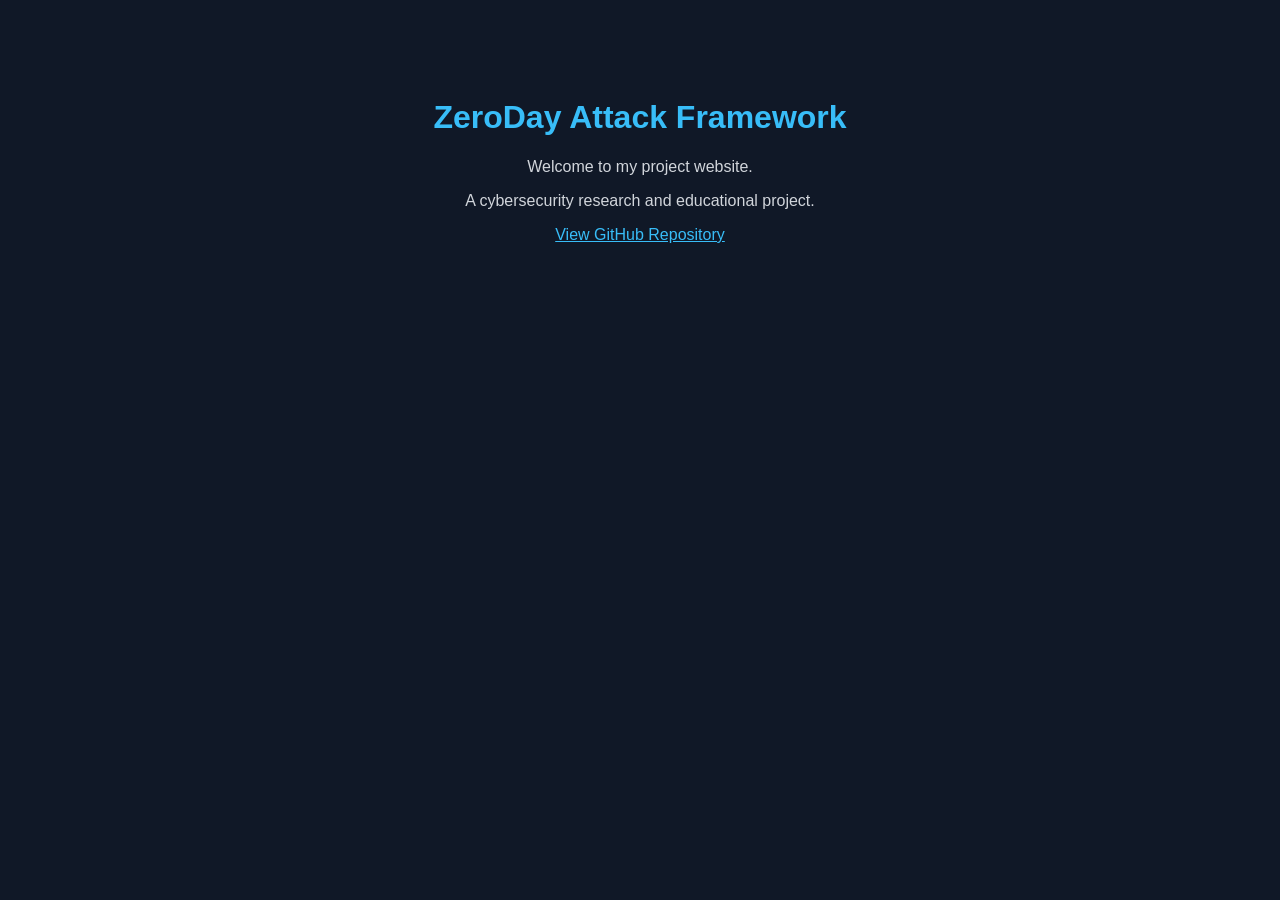
<file: index.html>
<!DOCTYPE html>
<html lang="en">
<head>
    <meta charset="UTF-8">
    <meta name="viewport" content="width=device-width, initial-scale=1.0">
    <title>ZeroDay Attack Framework</title>
    <style>
        body {
            font-family: Arial, sans-serif;
            background: #101827;
            color: white;
            text-align: center;
            padding: 70px 20px;
        }
        h1 { color: #38bdf8; }
        p { color: #d1d5db; }
        a {
            color: #38bdf8;
        }
    </style>
</head>
<body>
    <h1>ZeroDay Attack Framework</h1>
    <p>Welcome to my project website.</p>
    <p>A cybersecurity research and educational project.</p>
    <a href="https://github.com/saraswatisankula/ZeroDayAttackFramework">
        View GitHub Repository
    </a>
</body>
</html>
</file>
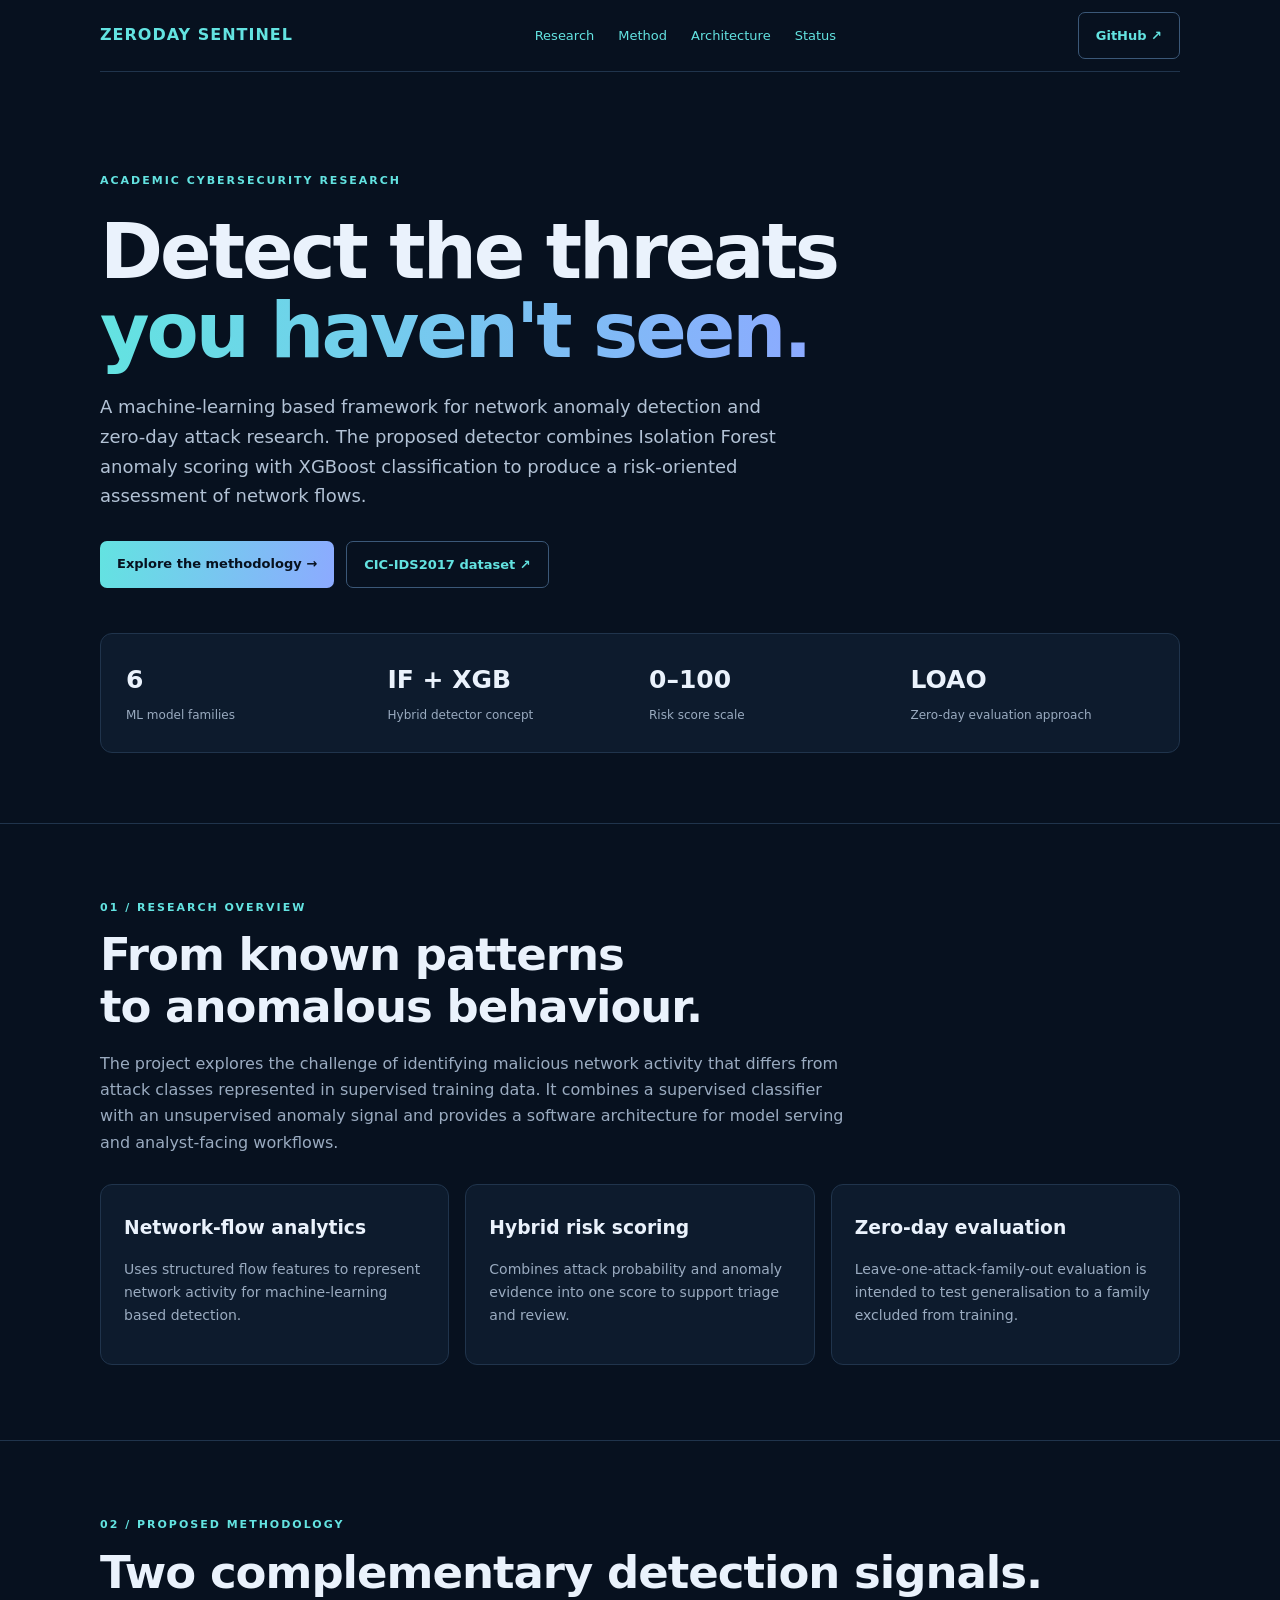
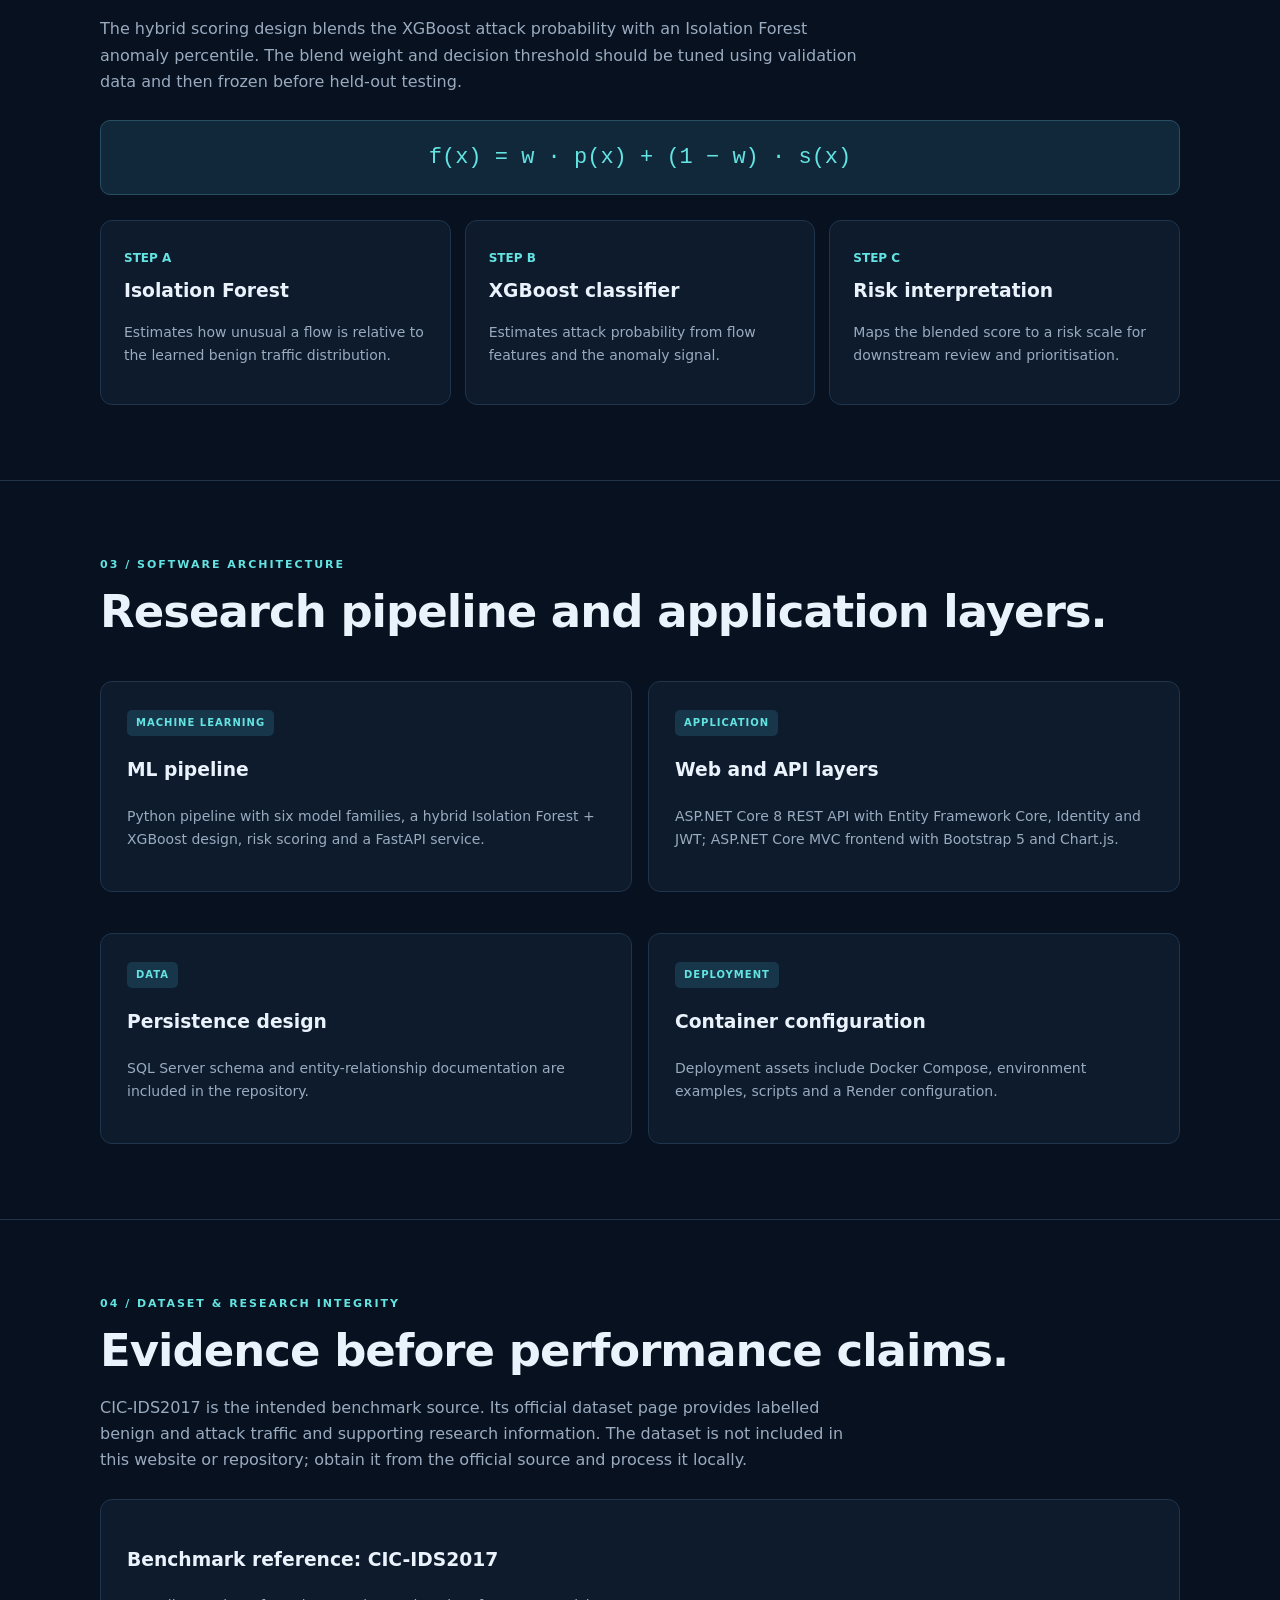
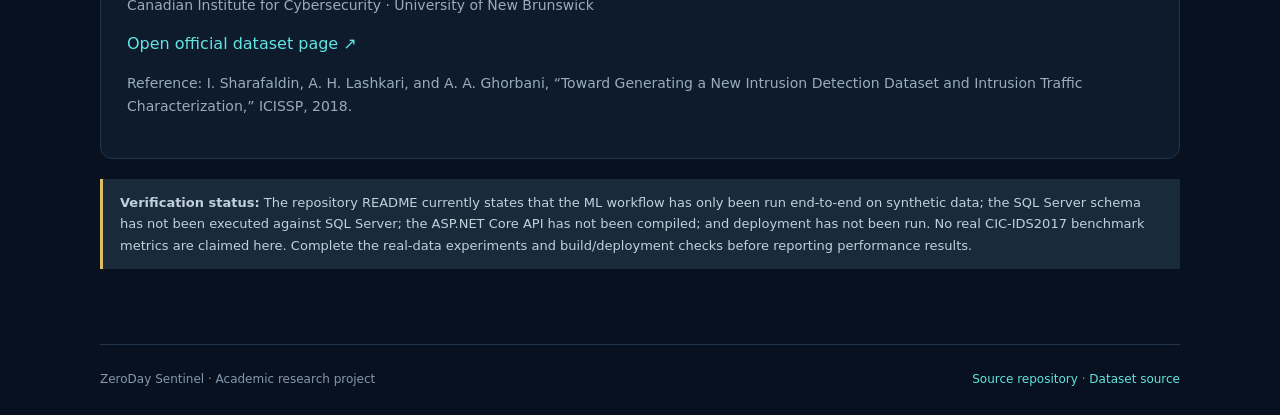
<file: docs/index.html>
<!doctype html>
<html lang="en"><head><meta charset="utf-8"><meta name="viewport" content="width=device-width,initial-scale=1"><meta name="theme-color" content="#07111f"><meta name="description" content="Zero-Day Attack Framework: machine-learning based network anomaly detection research project."><title>ZeroDay Sentinel | Zero-Day Attack Framework</title><style>
:root{color-scheme:dark;--bg:#07111f;--panel:#0d1b2d;--line:#20344c;--text:#eaf2fc;--muted:#9aabc0;--cyan:#63e3e1;--blue:#8caaff}*{box-sizing:border-box}html{scroll-behavior:smooth}body{margin:0;background:var(--bg);color:var(--text);font:16px/1.65 system-ui,-apple-system,Segoe UI,sans-serif}.wrap{width:min(1080px,calc(100% - 40px));margin:auto}a{color:var(--cyan);text-decoration:none}.nav{height:72px;border-bottom:1px solid var(--line);display:flex;align-items:center;justify-content:space-between}.brand{font-weight:800;letter-spacing:1px}.brand b{color:var(--cyan)}.navlinks{display:flex;gap:24px;font-size:13px}.hero{padding:100px 0 70px}.eyebrow,.kicker{font-size:11px;letter-spacing:2px;color:var(--cyan);font-weight:700}.hero h1{font-size:clamp(42px,7vw,76px);line-height:1.04;letter-spacing:-3px;margin:22px 0}.gradient{background:linear-gradient(90deg,var(--cyan),var(--blue));color:transparent;background-clip:text}.lead{max-width:700px;color:#b2c2d5;font-size:18px}.actions{display:flex;gap:12px;flex-wrap:wrap;margin:30px 0}.btn{padding:12px 17px;border-radius:7px;border:1px solid #3b5878;font-size:13px;font-weight:700}.primary{background:linear-gradient(100deg,var(--cyan),var(--blue));color:#07111f;border:0}.hero-panel,.card,.panel{background:var(--panel);border:1px solid var(--line);border-radius:12px}.hero-panel{padding:25px;margin-top:45px;display:grid;grid-template-columns:repeat(4,1fr);gap:18px}.metric strong{display:block;font-size:25px}.metric span{color:var(--muted);font-size:12px}.section{padding:75px 0;border-top:1px solid var(--line)}h2{font-size:clamp(30px,4vw,45px);line-height:1.15;margin:12px 0 18px;letter-spacing:-1px}.intro{color:var(--muted);max-width:760px}.grid{display:grid;grid-template-columns:repeat(3,1fr);gap:16px;margin-top:28px}.card{padding:23px}.card h3{margin:5px 0 9px}.card p,.panel p,.list{color:var(--muted);font-size:14px}.formula{font:22px ui-monospace,monospace;color:var(--cyan);padding:24px;text-align:center;background:#10283a;border:1px solid #285063;border-radius:10px;margin:25px 0}.steps{display:grid;grid-template-columns:repeat(3,1fr);gap:14px}.steps .card span{color:var(--cyan);font-size:12px;font-weight:800}.panel{padding:26px;margin-top:25px}.two{display:grid;grid-template-columns:1fr 1fr;gap:16px}.pill{display:inline-block;padding:5px 9px;border-radius:5px;background:#17364a;color:var(--cyan);font-size:10px;letter-spacing:1px;font-weight:800}.notice{border-left:3px solid #e1bb68;padding:13px 17px;background:#192b3b;color:#c2cfdd;font-size:13px;margin-top:20px}.footer{padding:25px 0;border-top:1px solid var(--line);color:#8498af;font-size:12px;display:flex;justify-content:space-between}
@media(max-width:760px){.navlinks{gap:10px;font-size:11px}.hero{padding:65px 0}.hero-panel,.grid,.steps,.two{grid-template-columns:1fr 1fr}.hero h1{letter-spacing:-1.5px}.footer{display:block}.metric{padding:6px}}@media(max-width:480px){.navlinks a:nth-child(n+3){display:none}.hero-panel,.grid,.steps,.two{grid-template-columns:1fr}}
</style></head><body><header class="nav wrap"><a class="brand" href="#top">ZERO<span style="color:var(--cyan)">DAY</span> SENTINEL</a><nav class="navlinks"><a href="#research">Research</a><a href="#method">Method</a><a href="#architecture">Architecture</a><a href="#status">Status</a></nav><a class="btn" href="https://github.com/saraswatisankula/ZeroDayAttackFramework">GitHub ↗</a></header>
<main id="top"><section class="hero wrap"><div class="eyebrow">ACADEMIC CYBERSECURITY RESEARCH</div><h1>Detect the threats<br><span class="gradient">you haven't seen.</span></h1><p class="lead">A machine-learning based framework for network anomaly detection and zero-day attack research. The proposed detector combines Isolation Forest anomaly scoring with XGBoost classification to produce a risk-oriented assessment of network flows.</p><div class="actions"><a class="btn primary" href="#method">Explore the methodology →</a><a class="btn" href="https://www.unb.ca/cic/datasets/ids-2017.html">CIC-IDS2017 dataset ↗</a></div><div class="hero-panel"><div class="metric"><strong>6</strong><span>ML model families</span></div><div class="metric"><strong>IF + XGB</strong><span>Hybrid detector concept</span></div><div class="metric"><strong>0–100</strong><span>Risk score scale</span></div><div class="metric"><strong>LOAO</strong><span>Zero-day evaluation approach</span></div></div></section>
<section id="research" class="section"><div class="wrap"><div class="kicker">01 / RESEARCH OVERVIEW</div><h2>From known patterns<br>to anomalous behaviour.</h2><p class="intro">The project explores the challenge of identifying malicious network activity that differs from attack classes represented in supervised training data. It combines a supervised classifier with an unsupervised anomaly signal and provides a software architecture for model serving and analyst-facing workflows.</p><div class="grid"><article class="card"><h3>Network-flow analytics</h3><p>Uses structured flow features to represent network activity for machine-learning based detection.</p></article><article class="card"><h3>Hybrid risk scoring</h3><p>Combines attack probability and anomaly evidence into one score to support triage and review.</p></article><article class="card"><h3>Zero-day evaluation</h3><p>Leave-one-attack-family-out evaluation is intended to test generalisation to a family excluded from training.</p></article></div></div></section>
<section id="method" class="section"><div class="wrap"><div class="kicker">02 / PROPOSED METHODOLOGY</div><h2>Two complementary detection signals.</h2><p class="intro">The hybrid scoring design blends the XGBoost attack probability with an Isolation Forest anomaly percentile. The blend weight and decision threshold should be tuned using validation data and then frozen before held-out testing.</p><div class="formula">f(x) = w · p(x) + (1 − w) · s(x)</div><div class="steps"><article class="card"><span>STEP A</span><h3>Isolation Forest</h3><p>Estimates how unusual a flow is relative to the learned benign traffic distribution.</p></article><article class="card"><span>STEP B</span><h3>XGBoost classifier</h3><p>Estimates attack probability from flow features and the anomaly signal.</p></article><article class="card"><span>STEP C</span><h3>Risk interpretation</h3><p>Maps the blended score to a risk scale for downstream review and prioritisation.</p></article></div></div></section>
<section id="architecture" class="section"><div class="wrap"><div class="kicker">03 / SOFTWARE ARCHITECTURE</div><h2>Research pipeline and application layers.</h2><div class="two"><div class="panel"><span class="pill">MACHINE LEARNING</span><h3>ML pipeline</h3><p>Python pipeline with six model families, a hybrid Isolation Forest + XGBoost design, risk scoring and a FastAPI service.</p></div><div class="panel"><span class="pill">APPLICATION</span><h3>Web and API layers</h3><p>ASP.NET Core 8 REST API with Entity Framework Core, Identity and JWT; ASP.NET Core MVC frontend with Bootstrap 5 and Chart.js.</p></div><div class="panel"><span class="pill">DATA</span><h3>Persistence design</h3><p>SQL Server schema and entity-relationship documentation are included in the repository.</p></div><div class="panel"><span class="pill">DEPLOYMENT</span><h3>Container configuration</h3><p>Deployment assets include Docker Compose, environment examples, scripts and a Render configuration.</p></div></div></div></section>
<section id="status" class="section"><div class="wrap"><div class="kicker">04 / DATASET & RESEARCH INTEGRITY</div><h2>Evidence before performance claims.</h2><p class="intro">CIC-IDS2017 is the intended benchmark source. Its official dataset page provides labelled benign and attack traffic and supporting research information. The dataset is not included in this website or repository; obtain it from the official source and process it locally.</p><div class="panel"><h3>Benchmark reference: CIC-IDS2017</h3><p>Canadian Institute for Cybersecurity · University of New Brunswick</p><a href="https://www.unb.ca/cic/datasets/ids-2017.html">Open official dataset page ↗</a><p>Reference: I. Sharafaldin, A. H. Lashkari, and A. A. Ghorbani, “Toward Generating a New Intrusion Detection Dataset and Intrusion Traffic Characterization,” ICISSP, 2018.</p></div><div class="notice"><b>Verification status:</b> The repository README currently states that the ML workflow has only been run end-to-end on synthetic data; the SQL Server schema has not been executed against SQL Server; the ASP.NET Core API has not been compiled; and deployment has not been run. No real CIC-IDS2017 benchmark metrics are claimed here. Complete the real-data experiments and build/deployment checks before reporting performance results.</div></div></section></main><footer class="footer wrap"><span>ZeroDay Sentinel · Academic research project</span><span><a href="https://github.com/saraswatisankula/ZeroDayAttackFramework">Source repository</a> · <a href="https://www.unb.ca/cic/datasets/ids-2017.html">Dataset source</a></span></footer></body></html>
</file>
